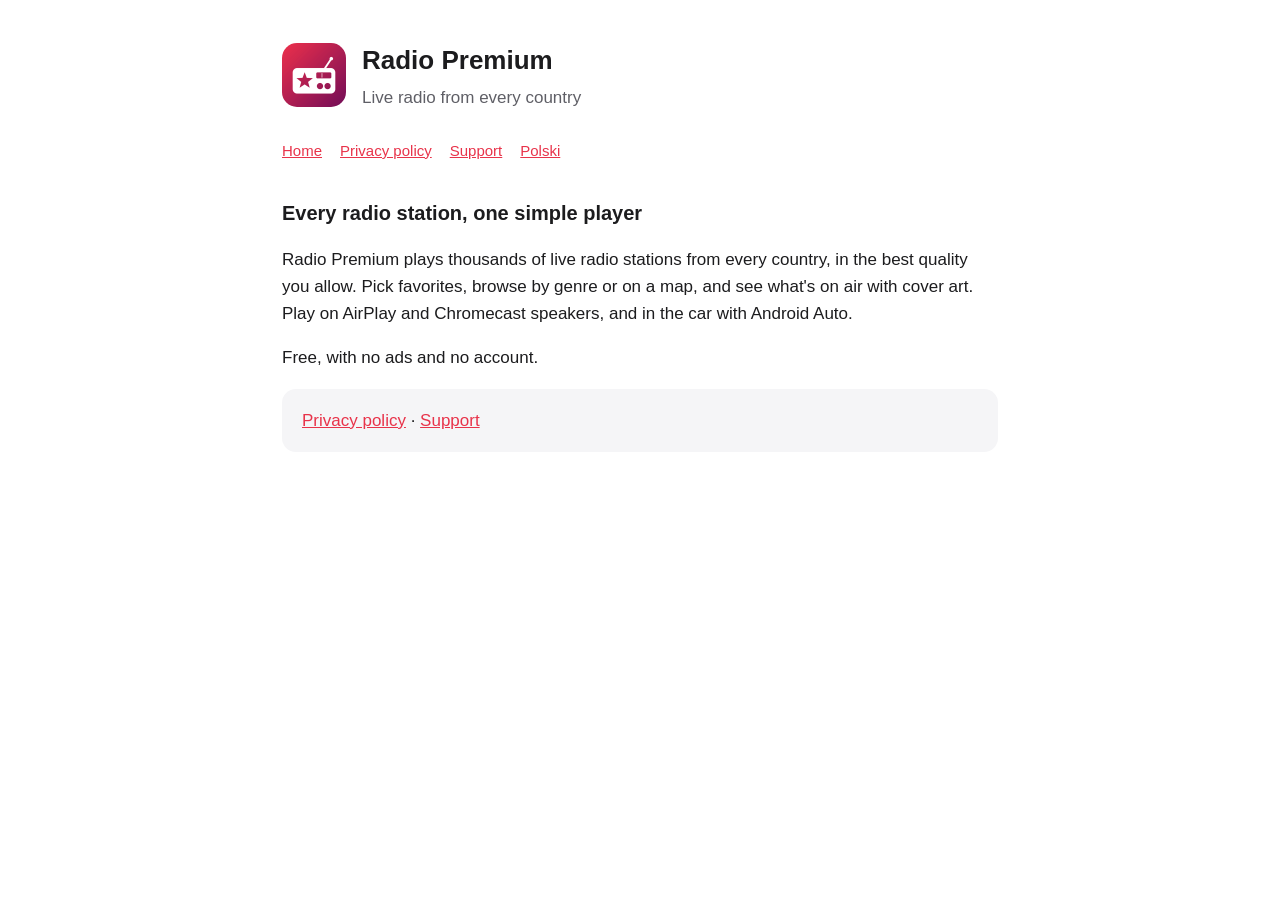
<file: index.html>
<!doctype html>
<html lang="en"><head><meta charset="utf-8"><meta name="viewport" content="width=device-width,initial-scale=1">
<title>Live radio from every country · Radio Premium</title><link rel="stylesheet" href="./style.css"><link rel="icon" href="./icon.png"></head>
<body><main><header><img src="./icon.png" alt=""><div><h1>Radio Premium</h1><p>Live radio from every country</p></div></header>
<nav><a href="./">Home</a><a href="./privacy/">Privacy policy</a><a href="./support/">Support</a><a href="pl/">Polski</a></nav>
<h2>Every radio station, one simple player</h2>
<p>Radio Premium plays thousands of live radio stations from every country, in the best quality you allow. Pick favorites, browse by genre or on a map, and see what's on air with cover art. Play on AirPlay and Chromecast speakers, and in the car with Android Auto.</p>
<p>Free, with no ads and no account.</p>
<div class="card"><a href="privacy/">Privacy policy</a> · <a href="support/">Support</a></div>
</main></body></html>
</file>
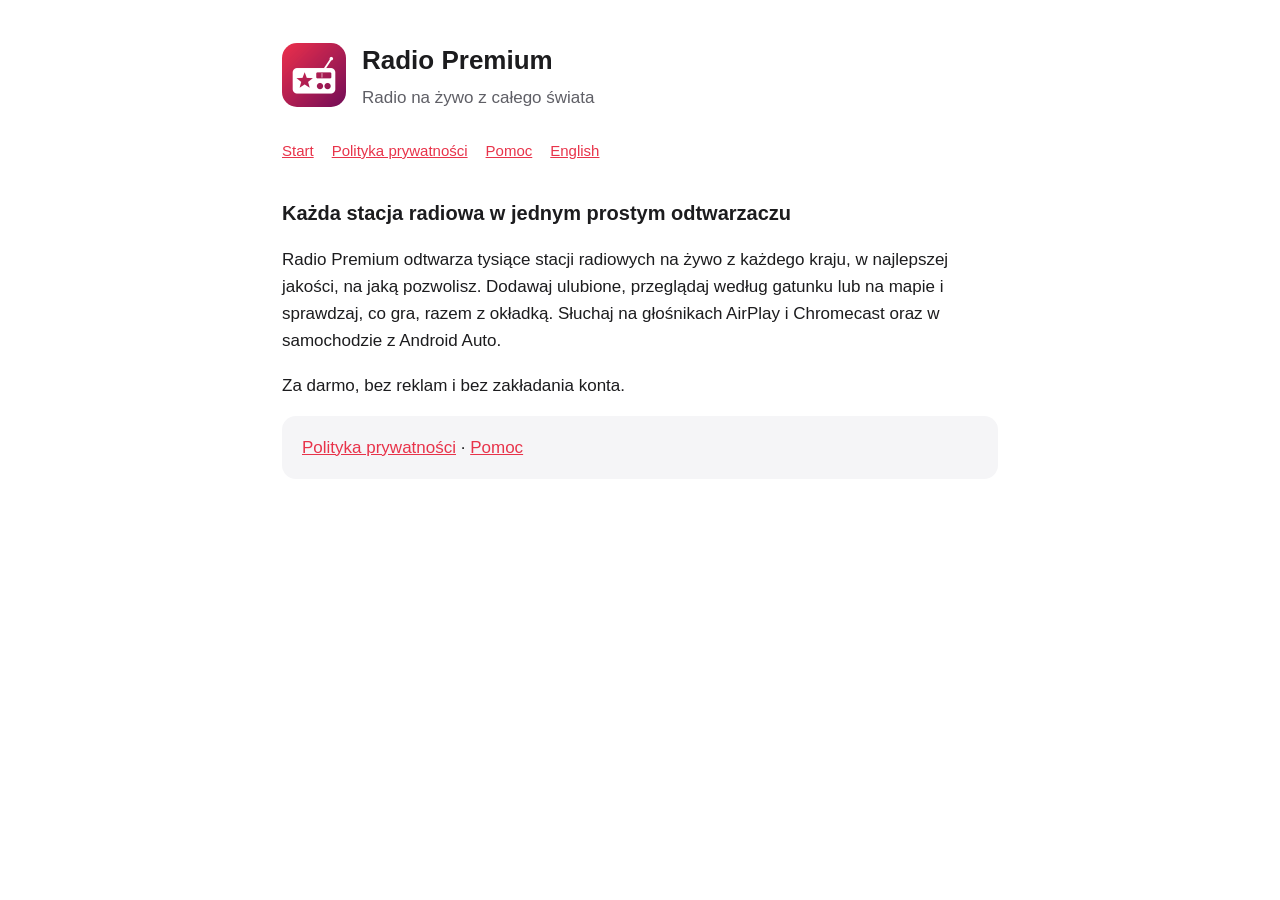
<file: pl/index.html>
<!doctype html>
<html lang="pl"><head><meta charset="utf-8"><meta name="viewport" content="width=device-width,initial-scale=1">
<title>Radio na żywo z całego świata · Radio Premium</title><link rel="stylesheet" href="../style.css"><link rel="icon" href="../icon.png"></head>
<body><main><header><img src="../icon.png" alt=""><div><h1>Radio Premium</h1><p>Radio na żywo z całego świata</p></div></header>
<nav><a href="../pl/">Start</a><a href="../pl/privacy/">Polityka prywatności</a><a href="../pl/support/">Pomoc</a><a href="../">English</a></nav>
<h2>Każda stacja radiowa w jednym prostym odtwarzaczu</h2>
<p>Radio Premium odtwarza tysiące stacji radiowych na żywo z każdego kraju, w najlepszej jakości, na jaką pozwolisz. Dodawaj ulubione, przeglądaj według gatunku lub na mapie i sprawdzaj, co gra, razem z okładką. Słuchaj na głośnikach AirPlay i Chromecast oraz w samochodzie z Android Auto.</p>
<p>Za darmo, bez reklam i bez zakładania konta.</p>
<div class="card"><a href="privacy/">Polityka prywatności</a> · <a href="support/">Pomoc</a></div>
</main></body></html>
</file>
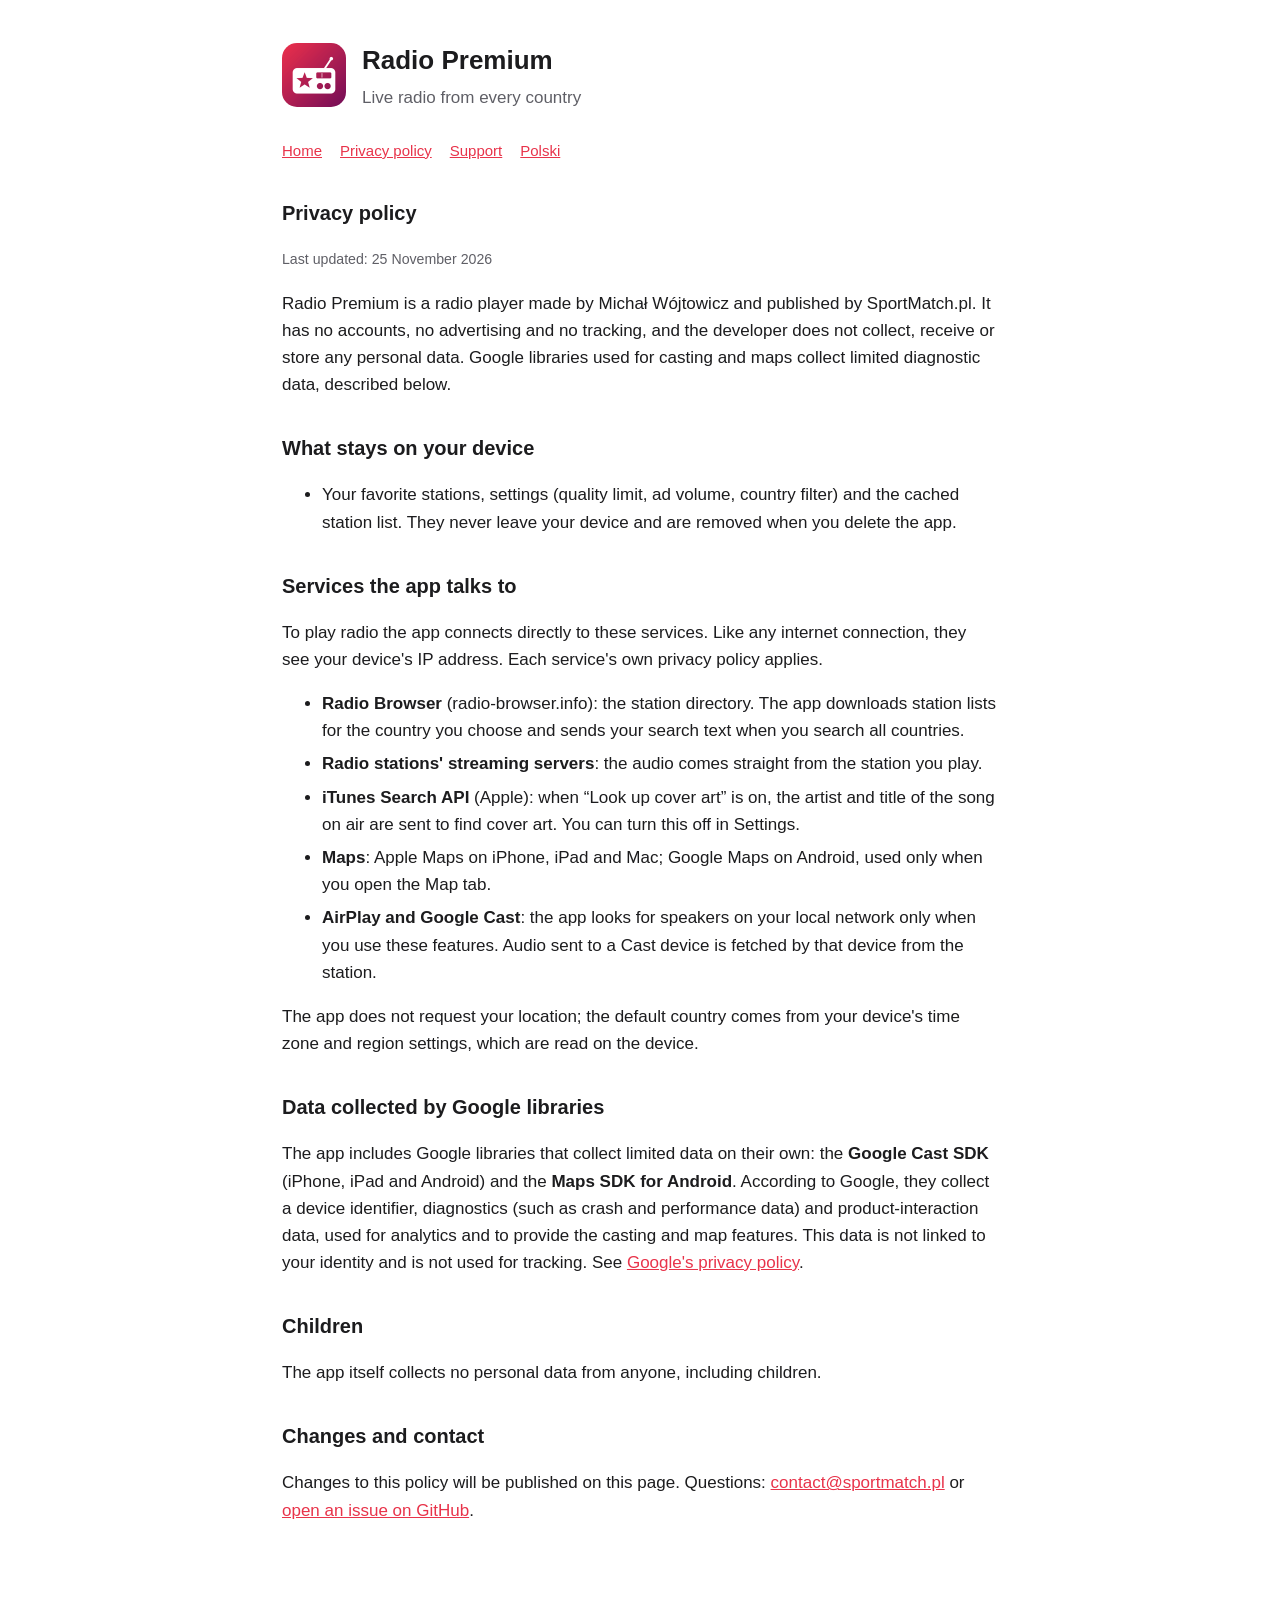
<file: privacy/index.html>
<!doctype html>
<html lang="en"><head><meta charset="utf-8"><meta name="viewport" content="width=device-width,initial-scale=1">
<title>Privacy policy · Radio Premium</title><link rel="stylesheet" href="../style.css"><link rel="icon" href="../icon.png"></head>
<body><main><header><img src="../icon.png" alt=""><div><h1>Radio Premium</h1><p>Live radio from every country</p></div></header>
<nav><a href="../">Home</a><a href="../privacy/">Privacy policy</a><a href="../support/">Support</a><a href="../pl/privacy/">Polski</a></nav>
<h2>Privacy policy</h2><small>Last updated: 25 November 2026</small>
<p>Radio Premium is a radio player made by Michał Wójtowicz and published by SportMatch.pl. It has no accounts, no advertising and no tracking, and the developer does not collect, receive or store any personal data. Google libraries used for casting and maps collect limited diagnostic data, described below.</p>
<h2>What stays on your device</h2>
<ul><li>Your favorite stations, settings (quality limit, ad volume, country filter) and the cached station list. They never leave your device and are removed when you delete the app.</li></ul>
<h2>Services the app talks to</h2>
<p>To play radio the app connects directly to these services. Like any internet connection, they see your device's IP address. Each service's own privacy policy applies.</p>
<ul>
<li><b>Radio Browser</b> (radio-browser.info): the station directory. The app downloads station lists for the country you choose and sends your search text when you search all countries.</li>
<li><b>Radio stations' streaming servers</b>: the audio comes straight from the station you play.</li>
<li><b>iTunes Search API</b> (Apple): when “Look up cover art” is on, the artist and title of the song on air are sent to find cover art. You can turn this off in Settings.</li>
<li><b>Maps</b>: Apple Maps on iPhone, iPad and Mac; Google Maps on Android, used only when you open the Map tab.</li>
<li><b>AirPlay and Google Cast</b>: the app looks for speakers on your local network only when you use these features. Audio sent to a Cast device is fetched by that device from the station.</li>
</ul>
<p>The app does not request your location; the default country comes from your device's time zone and region settings, which are read on the device.</p>
<h2>Data collected by Google libraries</h2>
<p>The app includes Google libraries that collect limited data on their own: the <b>Google Cast SDK</b> (iPhone, iPad and Android) and the <b>Maps SDK for Android</b>. According to Google, they collect a device identifier, diagnostics (such as crash and performance data) and product-interaction data, used for analytics and to provide the casting and map features. This data is not linked to your identity and is not used for tracking. See <a href="https://policies.google.com/privacy">Google's privacy policy</a>.</p>
<h2>Children</h2><p>The app itself collects no personal data from anyone, including children.</p>
<h2>Changes and contact</h2><p>Changes to this policy will be published on this page. Questions: <a href="mailto:contact@sportmatch.pl">contact@sportmatch.pl</a> or <a href="https://github.com/michailw/radio-premium-site/issues">open an issue on GitHub</a>.</p>
</main></body></html>
</file>
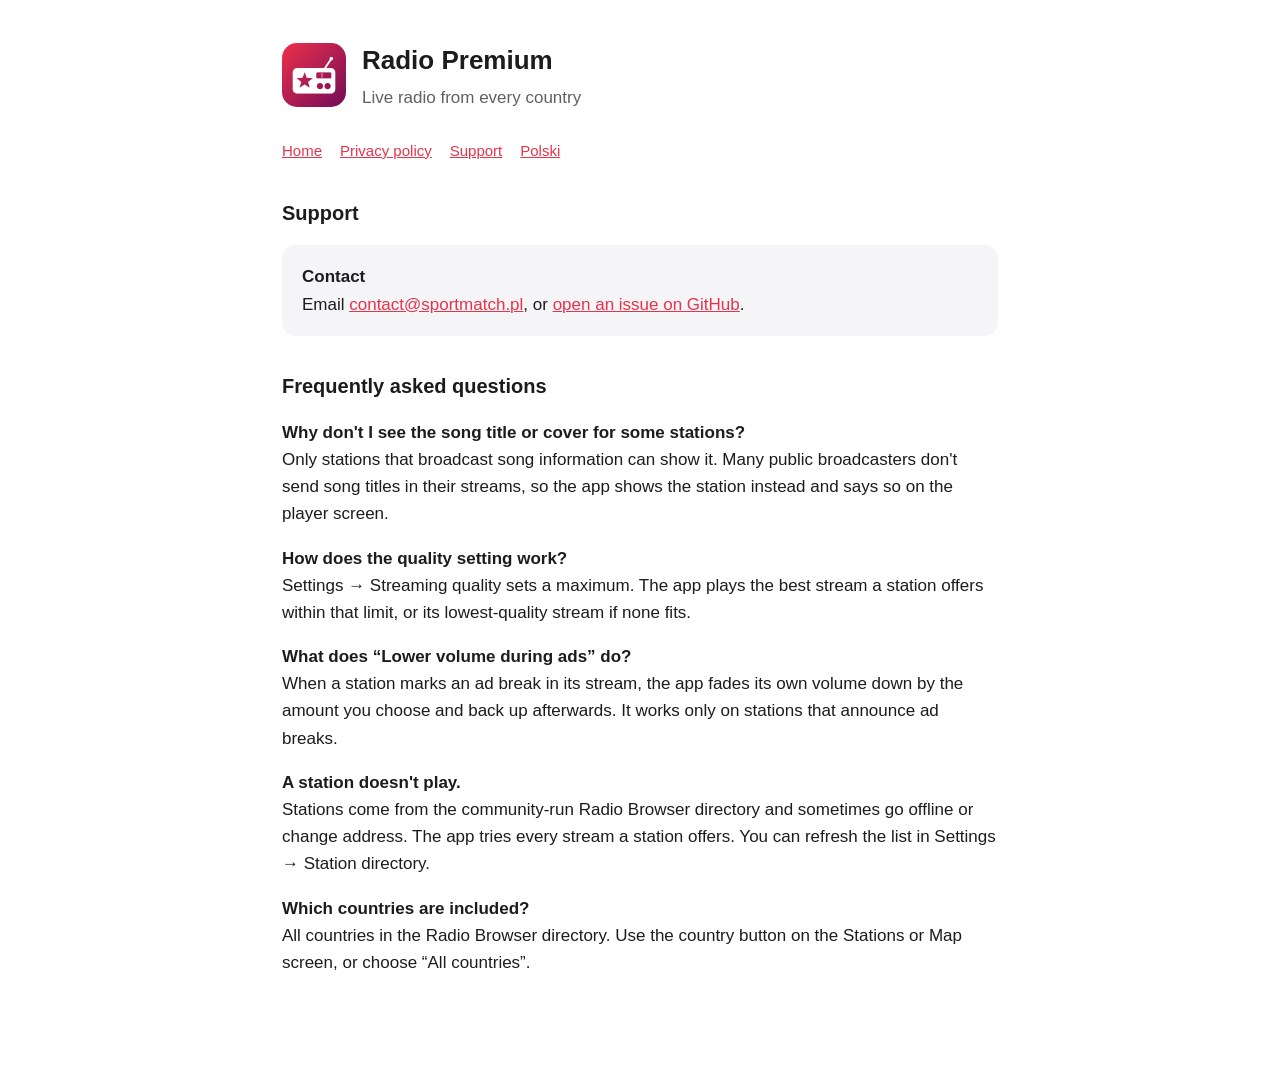
<file: support/index.html>
<!doctype html>
<html lang="en"><head><meta charset="utf-8"><meta name="viewport" content="width=device-width,initial-scale=1">
<title>Support · Radio Premium</title><link rel="stylesheet" href="../style.css"><link rel="icon" href="../icon.png"></head>
<body><main><header><img src="../icon.png" alt=""><div><h1>Radio Premium</h1><p>Live radio from every country</p></div></header>
<nav><a href="../">Home</a><a href="../privacy/">Privacy policy</a><a href="../support/">Support</a><a href="../pl/support/">Polski</a></nav>
<h2>Support</h2>
<div class="card"><b>Contact</b><br>Email <a href="mailto:contact@sportmatch.pl">contact@sportmatch.pl</a>, or <a href="https://github.com/michailw/radio-premium-site/issues">open an issue on GitHub</a>.</div>
<h2>Frequently asked questions</h2>
<p><b>Why don't I see the song title or cover for some stations?</b><br>Only stations that broadcast song information can show it. Many public broadcasters don't send song titles in their streams, so the app shows the station instead and says so on the player screen.</p>
<p><b>How does the quality setting work?</b><br>Settings → Streaming quality sets a maximum. The app plays the best stream a station offers within that limit, or its lowest-quality stream if none fits.</p>
<p><b>What does “Lower volume during ads” do?</b><br>When a station marks an ad break in its stream, the app fades its own volume down by the amount you choose and back up afterwards. It works only on stations that announce ad breaks.</p>
<p><b>A station doesn't play.</b><br>Stations come from the community-run Radio Browser directory and sometimes go offline or change address. The app tries every stream a station offers. You can refresh the list in Settings → Station directory.</p>
<p><b>Which countries are included?</b><br>All countries in the Radio Browser directory. Use the country button on the Stations or Map screen, or choose “All countries”.</p>
</main></body></html>
</file>
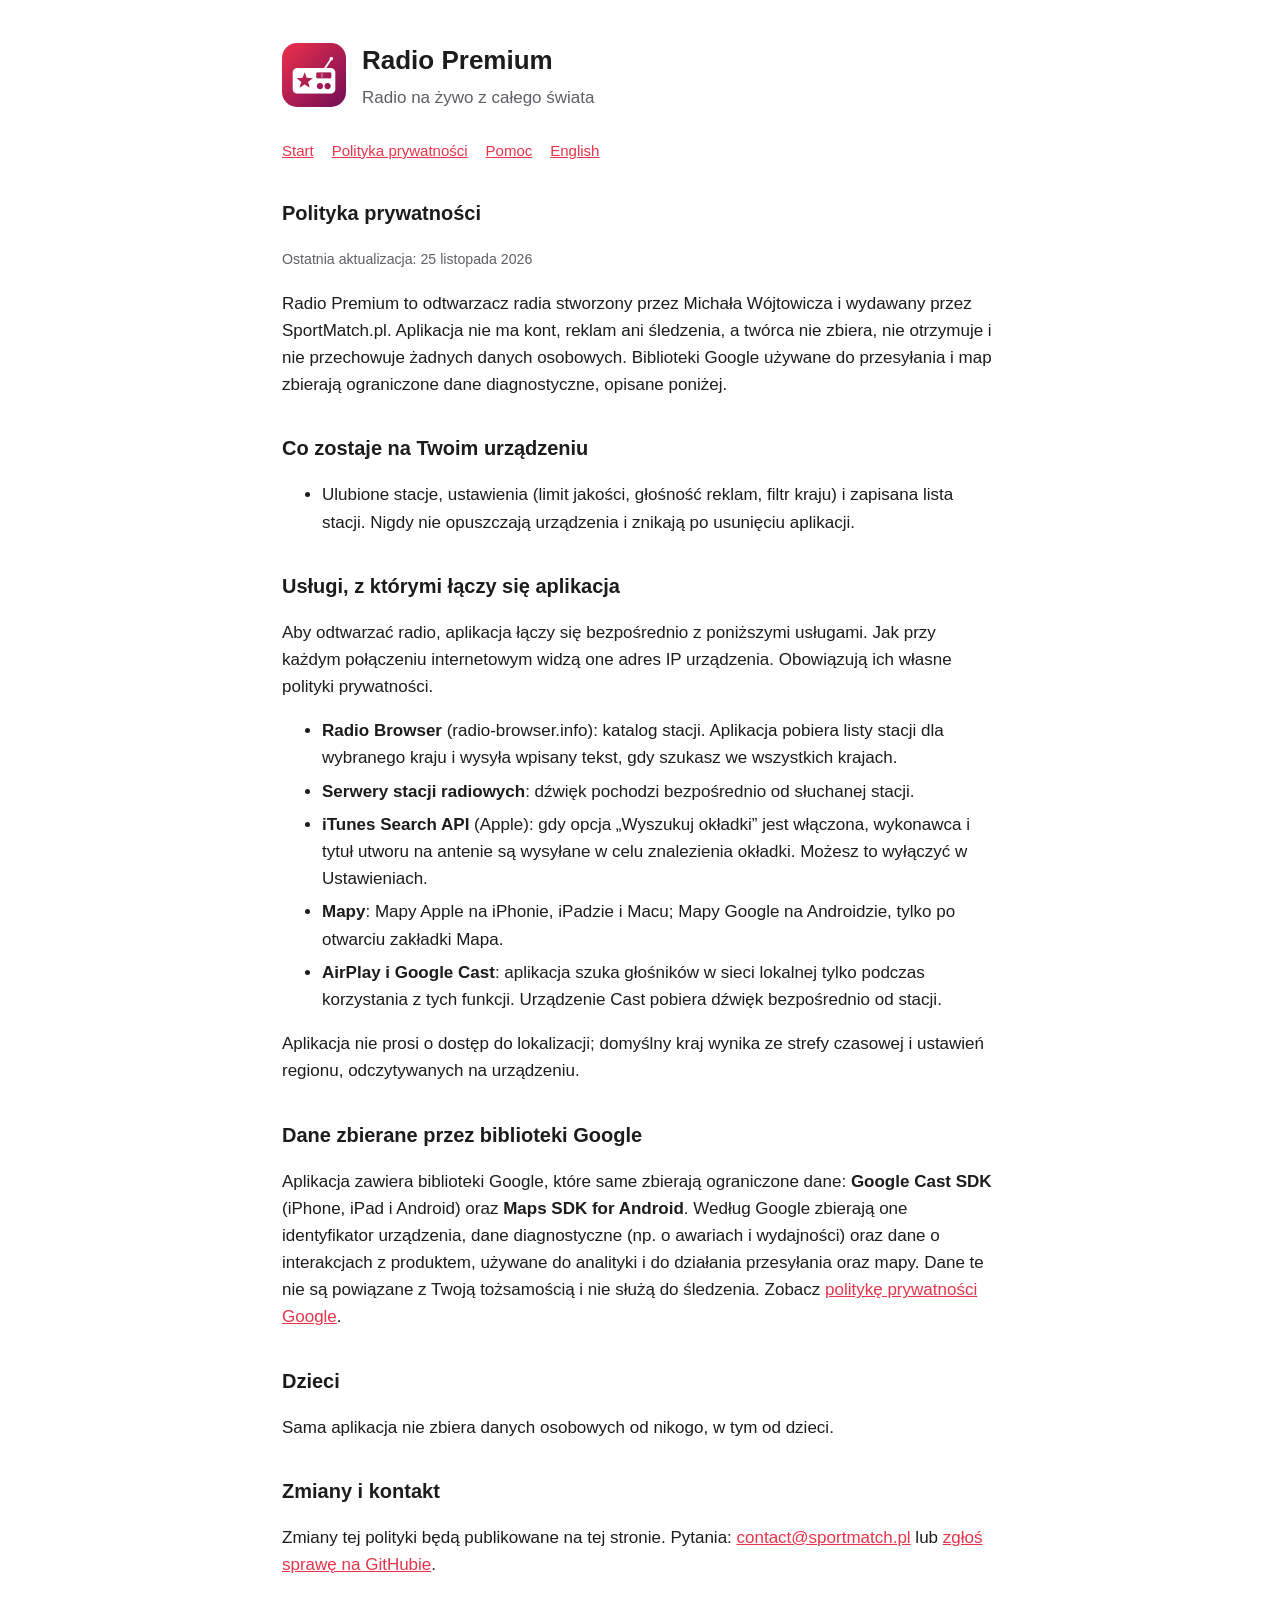
<file: pl/privacy/index.html>
<!doctype html>
<html lang="pl"><head><meta charset="utf-8"><meta name="viewport" content="width=device-width,initial-scale=1">
<title>Polityka prywatności · Radio Premium</title><link rel="stylesheet" href="../../style.css"><link rel="icon" href="../../icon.png"></head>
<body><main><header><img src="../../icon.png" alt=""><div><h1>Radio Premium</h1><p>Radio na żywo z całego świata</p></div></header>
<nav><a href="../../pl/">Start</a><a href="../../pl/privacy/">Polityka prywatności</a><a href="../../pl/support/">Pomoc</a><a href="../../privacy/">English</a></nav>
<h2>Polityka prywatności</h2><small>Ostatnia aktualizacja: 25 listopada 2026</small>
<p>Radio Premium to odtwarzacz radia stworzony przez Michała Wójtowicza i wydawany przez SportMatch.pl. Aplikacja nie ma kont, reklam ani śledzenia, a twórca nie zbiera, nie otrzymuje i nie przechowuje żadnych danych osobowych. Biblioteki Google używane do przesyłania i map zbierają ograniczone dane diagnostyczne, opisane poniżej.</p>
<h2>Co zostaje na Twoim urządzeniu</h2>
<ul><li>Ulubione stacje, ustawienia (limit jakości, głośność reklam, filtr kraju) i zapisana lista stacji. Nigdy nie opuszczają urządzenia i znikają po usunięciu aplikacji.</li></ul>
<h2>Usługi, z którymi łączy się aplikacja</h2>
<p>Aby odtwarzać radio, aplikacja łączy się bezpośrednio z poniższymi usługami. Jak przy każdym połączeniu internetowym widzą one adres IP urządzenia. Obowiązują ich własne polityki prywatności.</p>
<ul>
<li><b>Radio Browser</b> (radio-browser.info): katalog stacji. Aplikacja pobiera listy stacji dla wybranego kraju i wysyła wpisany tekst, gdy szukasz we wszystkich krajach.</li>
<li><b>Serwery stacji radiowych</b>: dźwięk pochodzi bezpośrednio od słuchanej stacji.</li>
<li><b>iTunes Search API</b> (Apple): gdy opcja „Wyszukuj okładki” jest włączona, wykonawca i tytuł utworu na antenie są wysyłane w celu znalezienia okładki. Możesz to wyłączyć w Ustawieniach.</li>
<li><b>Mapy</b>: Mapy Apple na iPhonie, iPadzie i Macu; Mapy Google na Androidzie, tylko po otwarciu zakładki Mapa.</li>
<li><b>AirPlay i Google Cast</b>: aplikacja szuka głośników w sieci lokalnej tylko podczas korzystania z tych funkcji. Urządzenie Cast pobiera dźwięk bezpośrednio od stacji.</li>
</ul>
<p>Aplikacja nie prosi o dostęp do lokalizacji; domyślny kraj wynika ze strefy czasowej i ustawień regionu, odczytywanych na urządzeniu.</p>
<h2>Dane zbierane przez biblioteki Google</h2>
<p>Aplikacja zawiera biblioteki Google, które same zbierają ograniczone dane: <b>Google Cast SDK</b> (iPhone, iPad i Android) oraz <b>Maps SDK for Android</b>. Według Google zbierają one identyfikator urządzenia, dane diagnostyczne (np. o awariach i wydajności) oraz dane o interakcjach z produktem, używane do analityki i do działania przesyłania oraz mapy. Dane te nie są powiązane z Twoją tożsamością i nie służą do śledzenia. Zobacz <a href="https://policies.google.com/privacy?hl=pl">politykę prywatności Google</a>.</p>
<h2>Dzieci</h2><p>Sama aplikacja nie zbiera danych osobowych od nikogo, w tym od dzieci.</p>
<h2>Zmiany i kontakt</h2><p>Zmiany tej polityki będą publikowane na tej stronie. Pytania: <a href="mailto:contact@sportmatch.pl">contact@sportmatch.pl</a> lub <a href="https://github.com/michailw/radio-premium-site/issues">zgłoś sprawę na GitHubie</a>.</p>
</main></body></html>
</file>
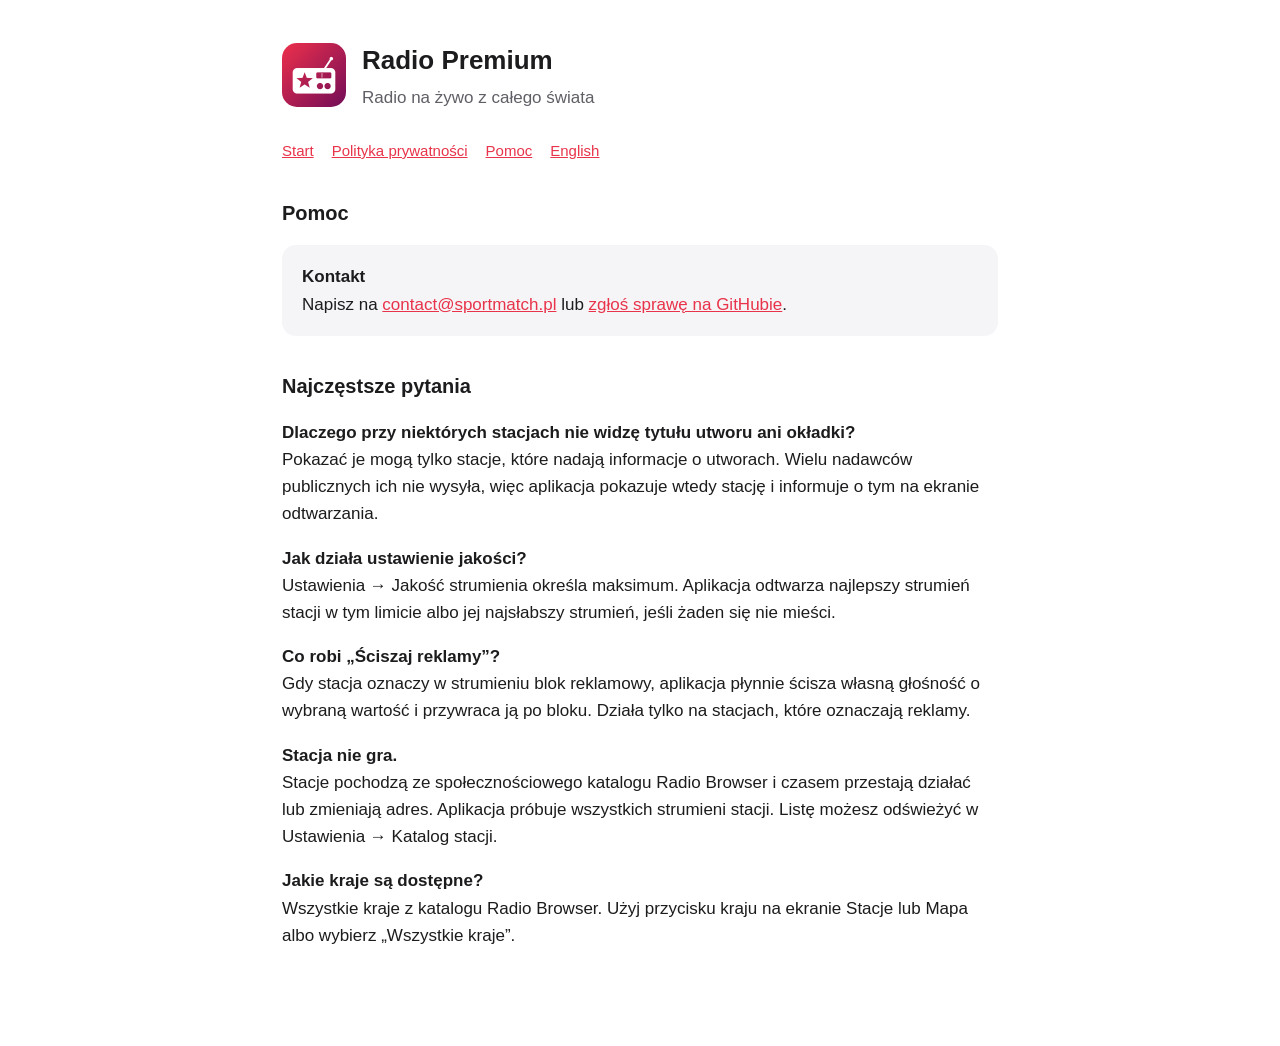
<file: pl/support/index.html>
<!doctype html>
<html lang="pl"><head><meta charset="utf-8"><meta name="viewport" content="width=device-width,initial-scale=1">
<title>Pomoc · Radio Premium</title><link rel="stylesheet" href="../../style.css"><link rel="icon" href="../../icon.png"></head>
<body><main><header><img src="../../icon.png" alt=""><div><h1>Radio Premium</h1><p>Radio na żywo z całego świata</p></div></header>
<nav><a href="../../pl/">Start</a><a href="../../pl/privacy/">Polityka prywatności</a><a href="../../pl/support/">Pomoc</a><a href="../../support/">English</a></nav>
<h2>Pomoc</h2>
<div class="card"><b>Kontakt</b><br>Napisz na <a href="mailto:contact@sportmatch.pl">contact@sportmatch.pl</a> lub <a href="https://github.com/michailw/radio-premium-site/issues">zgłoś sprawę na GitHubie</a>.</div>
<h2>Najczęstsze pytania</h2>
<p><b>Dlaczego przy niektórych stacjach nie widzę tytułu utworu ani okładki?</b><br>Pokazać je mogą tylko stacje, które nadają informacje o utworach. Wielu nadawców publicznych ich nie wysyła, więc aplikacja pokazuje wtedy stację i informuje o tym na ekranie odtwarzania.</p>
<p><b>Jak działa ustawienie jakości?</b><br>Ustawienia → Jakość strumienia określa maksimum. Aplikacja odtwarza najlepszy strumień stacji w tym limicie albo jej najsłabszy strumień, jeśli żaden się nie mieści.</p>
<p><b>Co robi „Ściszaj reklamy”?</b><br>Gdy stacja oznaczy w strumieniu blok reklamowy, aplikacja płynnie ścisza własną głośność o wybraną wartość i przywraca ją po bloku. Działa tylko na stacjach, które oznaczają reklamy.</p>
<p><b>Stacja nie gra.</b><br>Stacje pochodzą ze społecznościowego katalogu Radio Browser i czasem przestają działać lub zmieniają adres. Aplikacja próbuje wszystkich strumieni stacji. Listę możesz odświeżyć w Ustawienia → Katalog stacji.</p>
<p><b>Jakie kraje są dostępne?</b><br>Wszystkie kraje z katalogu Radio Browser. Użyj przycisku kraju na ekranie Stacje lub Mapa albo wybierz „Wszystkie kraje”.</p>
</main></body></html>
</file>
<file: style.css>
:root{--accent:#e8334a;--fg:#1c1c1e;--muted:#5f5f66;--bg:#fff;--card:#f5f5f7}
@media (prefers-color-scheme:dark){:root{--fg:#f2f2f7;--muted:#a1a1aa;--bg:#111113;--card:#1c1c1f}}
*{box-sizing:border-box}body{margin:0;font:17px/1.6 -apple-system,BlinkMacSystemFont,"Segoe UI",Roboto,sans-serif;color:var(--fg);background:var(--bg)}
main{max-width:760px;margin:0 auto;padding:40px 22px 80px}header{display:flex;align-items:center;gap:16px;margin-bottom:28px}
header img{width:64px;height:64px;border-radius:15px}header h1{font-size:26px;margin:0}header p{margin:2px 0 0;color:var(--muted)}
nav{display:flex;gap:18px;flex-wrap:wrap;margin-bottom:30px;font-size:15px}a{color:var(--accent)}h2{font-size:20px;margin-top:34px}
.card{background:var(--card);border-radius:14px;padding:18px 20px;margin:16px 0}small{color:var(--muted)}li{margin:6px 0}
</file>
